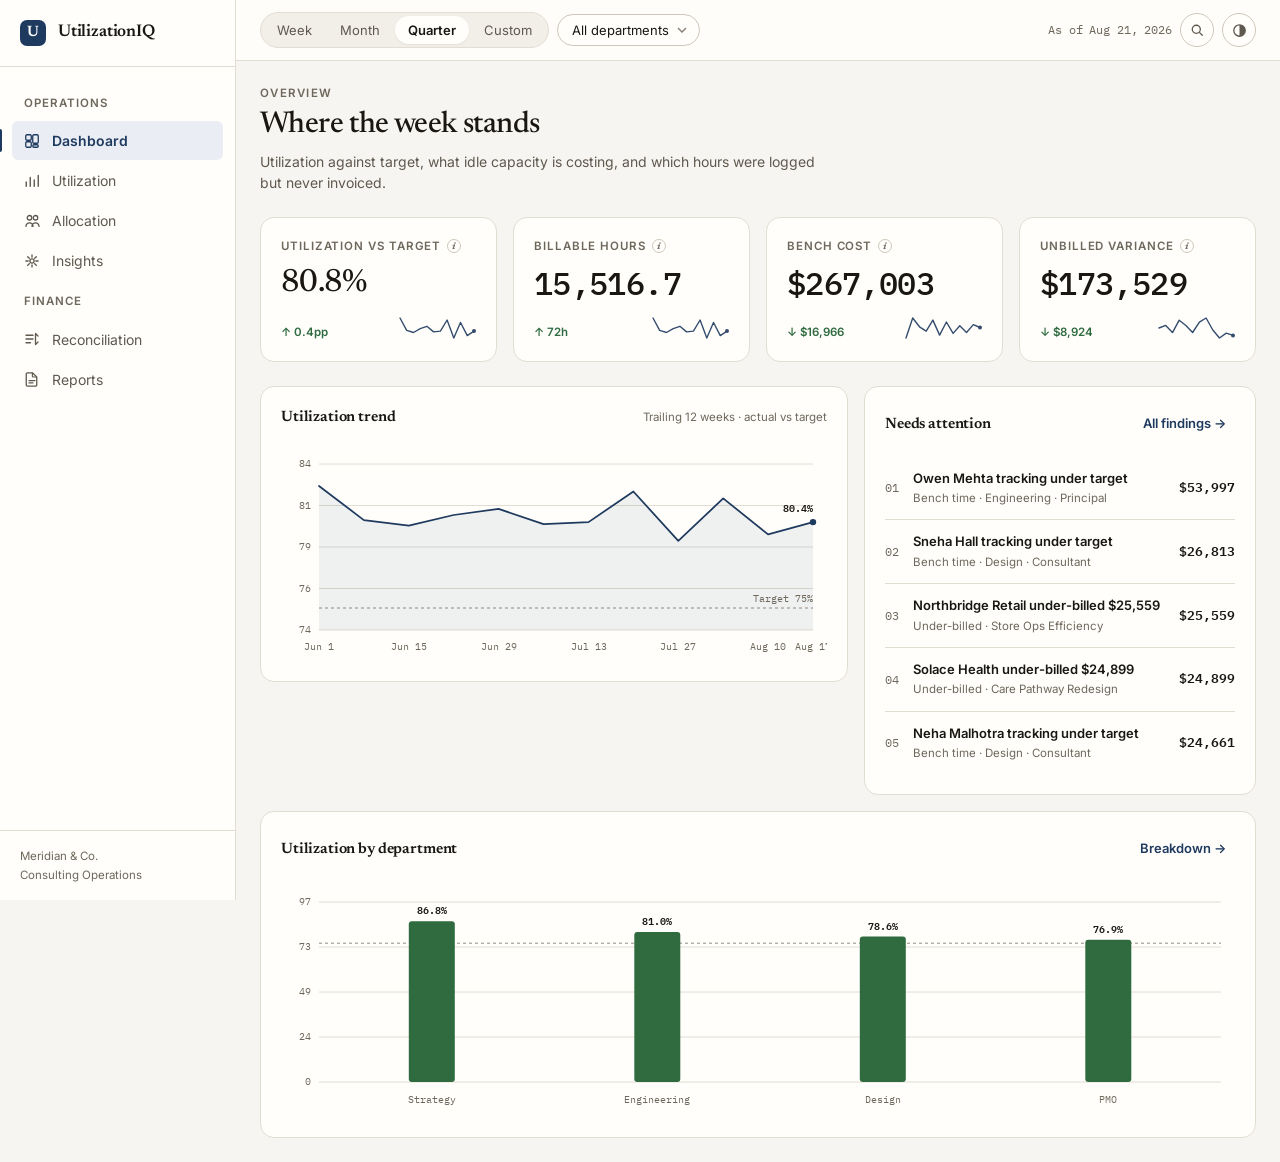
<file: web/index.html>
<!doctype html>
<html lang="en">
<head>
<meta charset="utf-8" />
<meta name="viewport" content="width=device-width, initial-scale=1" />
<title>Executive Overview · UtilizationIQ</title>
<meta name="description" content="Consulting operations dashboard: resource utilization, bench cost, allocation health, and billing reconciliation in one validated view." />
<meta name="color-scheme" content="light dark" />
<link rel="icon" href="data:image/svg+xml,%3Csvg xmlns='http://www.w3.org/2000/svg' viewBox='0 0 32 32'%3E%3Crect width='32' height='32' rx='7' fill='%231f3a5f'/%3E%3Ctext x='16' y='23' font-family='Georgia,serif' font-size='19' fill='%23fff' text-anchor='middle'%3EU%3C/text%3E%3C/svg%3E" />
<script>
  /* Set the theme before first paint so there is no flash of the wrong one. */
  (function () {
    try {
      var t = localStorage.getItem("iq.theme.v1");
      if (t === "light" || t === "dark") document.documentElement.setAttribute("data-theme", t);
    } catch (e) {}
  })();
</script>
<link rel="preconnect" href="https://fonts.googleapis.com" />
<link rel="preconnect" href="https://fonts.gstatic.com" crossorigin />
<link href="https://fonts.googleapis.com/css2?family=Inter:wght@400;500;600&family=Newsreader:opsz,wght@6..72,400;6..72,500;6..72,600&family=IBM+Plex+Mono:wght@400;500;600&display=swap" rel="stylesheet" />
<link rel="stylesheet" href="assets/css/styles.css?v=1a3f8248b9" />
</head>
<body>
<a class="skip-link" href="#main">Skip to content</a>
<div class="app">
  <aside id="nav"></aside>
  <div class="main">
    <header id="topbar"></header>
    <main class="content" id="main">
      <div class="page-head">
        <div>
          <div class="page-eyebrow">Overview</div>
          <h1 class="page-title">Where the week stands</h1>
          <p class="page-sub">Utilization against target, what idle capacity is costing, and which hours were logged but never invoiced.</p>
        </div>
      </div>

      <section class="kpi-row" id="kpis" aria-label="Key metrics">
        <div class="kpi"><div class="sk" style="height:78px"></div></div>
        <div class="kpi"><div class="sk" style="height:78px"></div></div>
        <div class="kpi"><div class="sk" style="height:78px"></div></div>
        <div class="kpi"><div class="sk" style="height:78px"></div></div>
      </section>

      <div class="grid-split">
        <section class="card">
          <div class="card__head">
            <h2 class="card__title">Utilization trend</h2>
            <span class="card__note">Trailing 12 weeks · actual vs target</span>
          </div>
          <div id="trend"><div class="sk" style="height:210px"></div></div>
        </section>

        <section class="card">
          <div class="card__head">
            <h2 class="card__title">Needs attention</h2>
            <a class="btn btn--text" href="insights.html">All findings →</a>
          </div>
          <ul class="attn" id="attn">
            <li><div class="sk" style="height:38px; width:100%"></div></li>
            <li><div class="sk" style="height:38px; width:100%"></div></li>
            <li><div class="sk" style="height:38px; width:100%"></div></li>
          </ul>
        </section>
      </div>

      <div style="height:16px"></div>

      <section class="card">
        <div class="card__head">
          <h2 class="card__title">Utilization by department</h2>
          <a class="btn btn--text" href="utilization.html">Breakdown →</a>
        </div>
        <div id="dept-chart"><div class="sk" style="height:230px"></div></div>
      </section>
    </main>
  </div>
</div>

<script src="assets/data/seed-data.js?v=2fee18a40a"></script>
<script src="assets/js/iq-data.js?v=be313db802"></script>
<script src="assets/js/iq-charts.js?v=32ebfcb5f8"></script>
<script src="assets/js/iq-table.js?v=6208e90405"></script>
<script src="assets/js/iq-findings.js?v=40341b7593"></script>
<script src="assets/js/iq-shell.js?v=d49e5a0b12"></script>
<script src="assets/js/page-overview.js?v=9c802be687"></script>
</body>
</html>
</file>
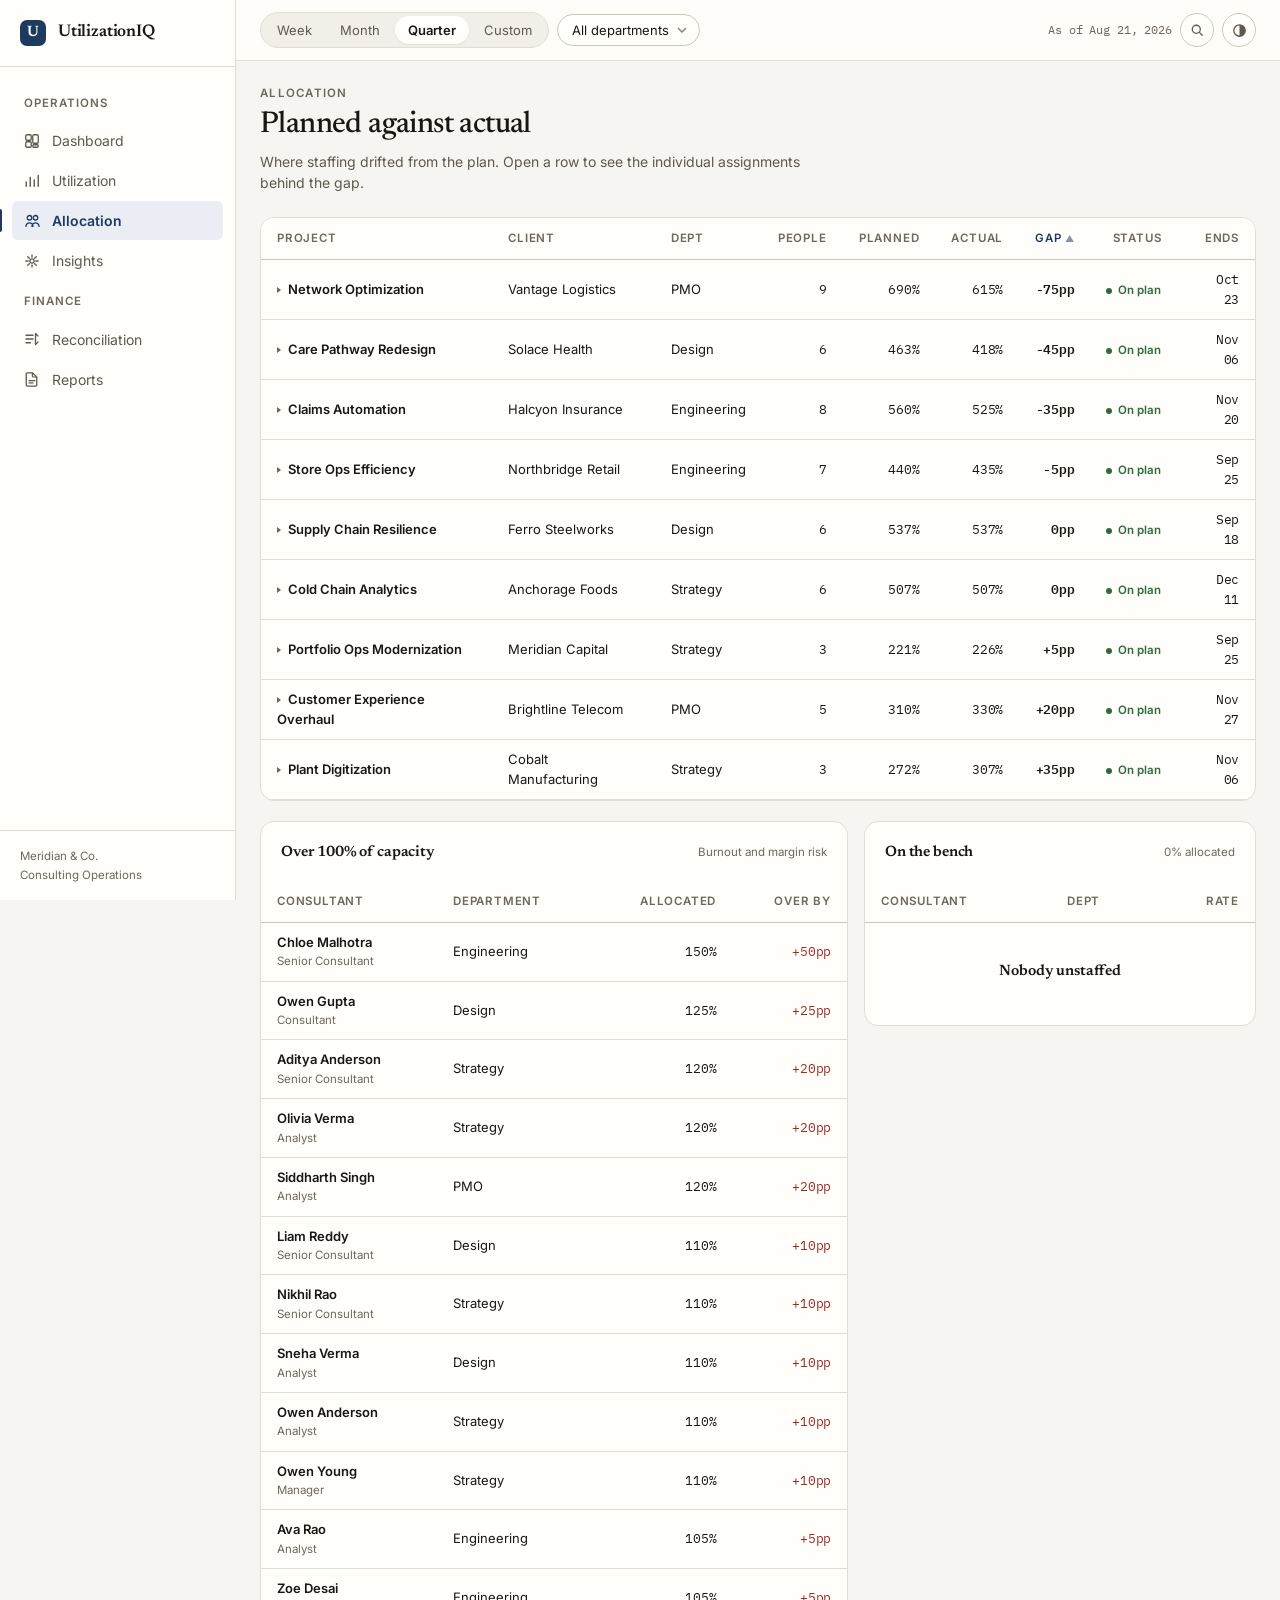
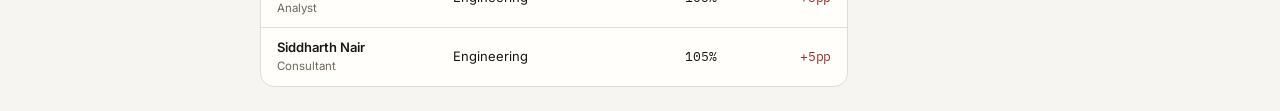
<file: web/allocation.html>
<!doctype html>
<html lang="en">
<head>
<meta charset="utf-8" />
<meta name="viewport" content="width=device-width, initial-scale=1" />
<title>Project Allocation · UtilizationIQ</title>
<meta name="description" content="Planned versus actual staffing per project, over-allocation flags, and who is on the bench." />
<meta name="color-scheme" content="light dark" />
<link rel="icon" href="data:image/svg+xml,%3Csvg xmlns='http://www.w3.org/2000/svg' viewBox='0 0 32 32'%3E%3Crect width='32' height='32' rx='7' fill='%231f3a5f'/%3E%3Ctext x='16' y='23' font-family='Georgia,serif' font-size='19' fill='%23fff' text-anchor='middle'%3EU%3C/text%3E%3C/svg%3E" />
<script>
  (function () {
    try {
      var t = localStorage.getItem("iq.theme.v1");
      if (t === "light" || t === "dark") document.documentElement.setAttribute("data-theme", t);
    } catch (e) {}
  })();
</script>
<link rel="preconnect" href="https://fonts.googleapis.com" />
<link rel="preconnect" href="https://fonts.gstatic.com" crossorigin />
<link href="https://fonts.googleapis.com/css2?family=Inter:wght@400;500;600&family=Newsreader:opsz,wght@6..72,400;6..72,500;6..72,600&family=IBM+Plex+Mono:wght@400;500;600&display=swap" rel="stylesheet" />
<link rel="stylesheet" href="assets/css/styles.css?v=1a3f8248b9" />
</head>
<body>
<a class="skip-link" href="#main">Skip to content</a>
<div class="app">
  <aside id="nav"></aside>
  <div class="main">
    <header id="topbar"></header>
    <main class="content" id="main">
      <div class="page-head">
        <div>
          <div class="page-eyebrow">Allocation</div>
          <h1 class="page-title">Planned against actual</h1>
          <p class="page-sub">Where staffing drifted from the plan. Open a row to see the individual assignments behind the gap.</p>
        </div>
      </div>

      <section class="card card--flush" style="margin-bottom:20px;">
        <div class="table-scroll">
          <table class="tbl" id="tbl">
            <thead>
              <tr>
                <th data-key="name" data-type="text">Project</th>
                <th data-key="client" data-type="text">Client</th>
                <th data-key="department" data-type="text">Dept</th>
                <th data-key="headcount" class="r">People</th>
                <th data-key="planned" class="r">Planned</th>
                <th data-key="actual" class="r">Actual</th>
                <th data-key="gap" class="r">Gap</th>
                <th data-key="statusRank" class="r">Status</th>
                <th data-key="end_date" data-type="text" class="r">Ends</th>
              </tr>
            </thead>
            <tbody id="tbody">
              <tr><td colspan="9"><div class="sk" style="height:240px"></div></td></tr>
            </tbody>
          </table>
        </div>
      </section>

      <div class="grid-split">
        <section class="card card--flush">
          <div class="card__head">
            <h2 class="card__title">Over 100% of capacity</h2>
            <span class="card__note">Burnout and margin risk</span>
          </div>
          <div class="table-scroll">
            <table class="tbl">
              <thead><tr><th>Consultant</th><th>Department</th><th class="r">Allocated</th><th class="r">Over by</th></tr></thead>
              <tbody id="over-tbody"></tbody>
            </table>
          </div>
        </section>

        <section class="card card--flush">
          <div class="card__head">
            <h2 class="card__title">On the bench</h2>
            <span class="card__note">0% allocated</span>
          </div>
          <div class="table-scroll">
            <table class="tbl">
              <thead><tr><th>Consultant</th><th>Dept</th><th class="r">Rate</th></tr></thead>
              <tbody id="bench-tbody"></tbody>
            </table>
          </div>
        </section>
      </div>
    </main>
  </div>
</div>

<script src="assets/data/seed-data.js?v=2fee18a40a"></script>
<script src="assets/js/iq-data.js?v=be313db802"></script>
<script src="assets/js/iq-charts.js?v=32ebfcb5f8"></script>
<script src="assets/js/iq-table.js?v=6208e90405"></script>
<script src="assets/js/iq-findings.js?v=40341b7593"></script>
<script src="assets/js/iq-shell.js?v=d49e5a0b12"></script>
<script src="assets/js/page-allocation.js?v=503c13b938"></script>
</body>
</html>
</file>
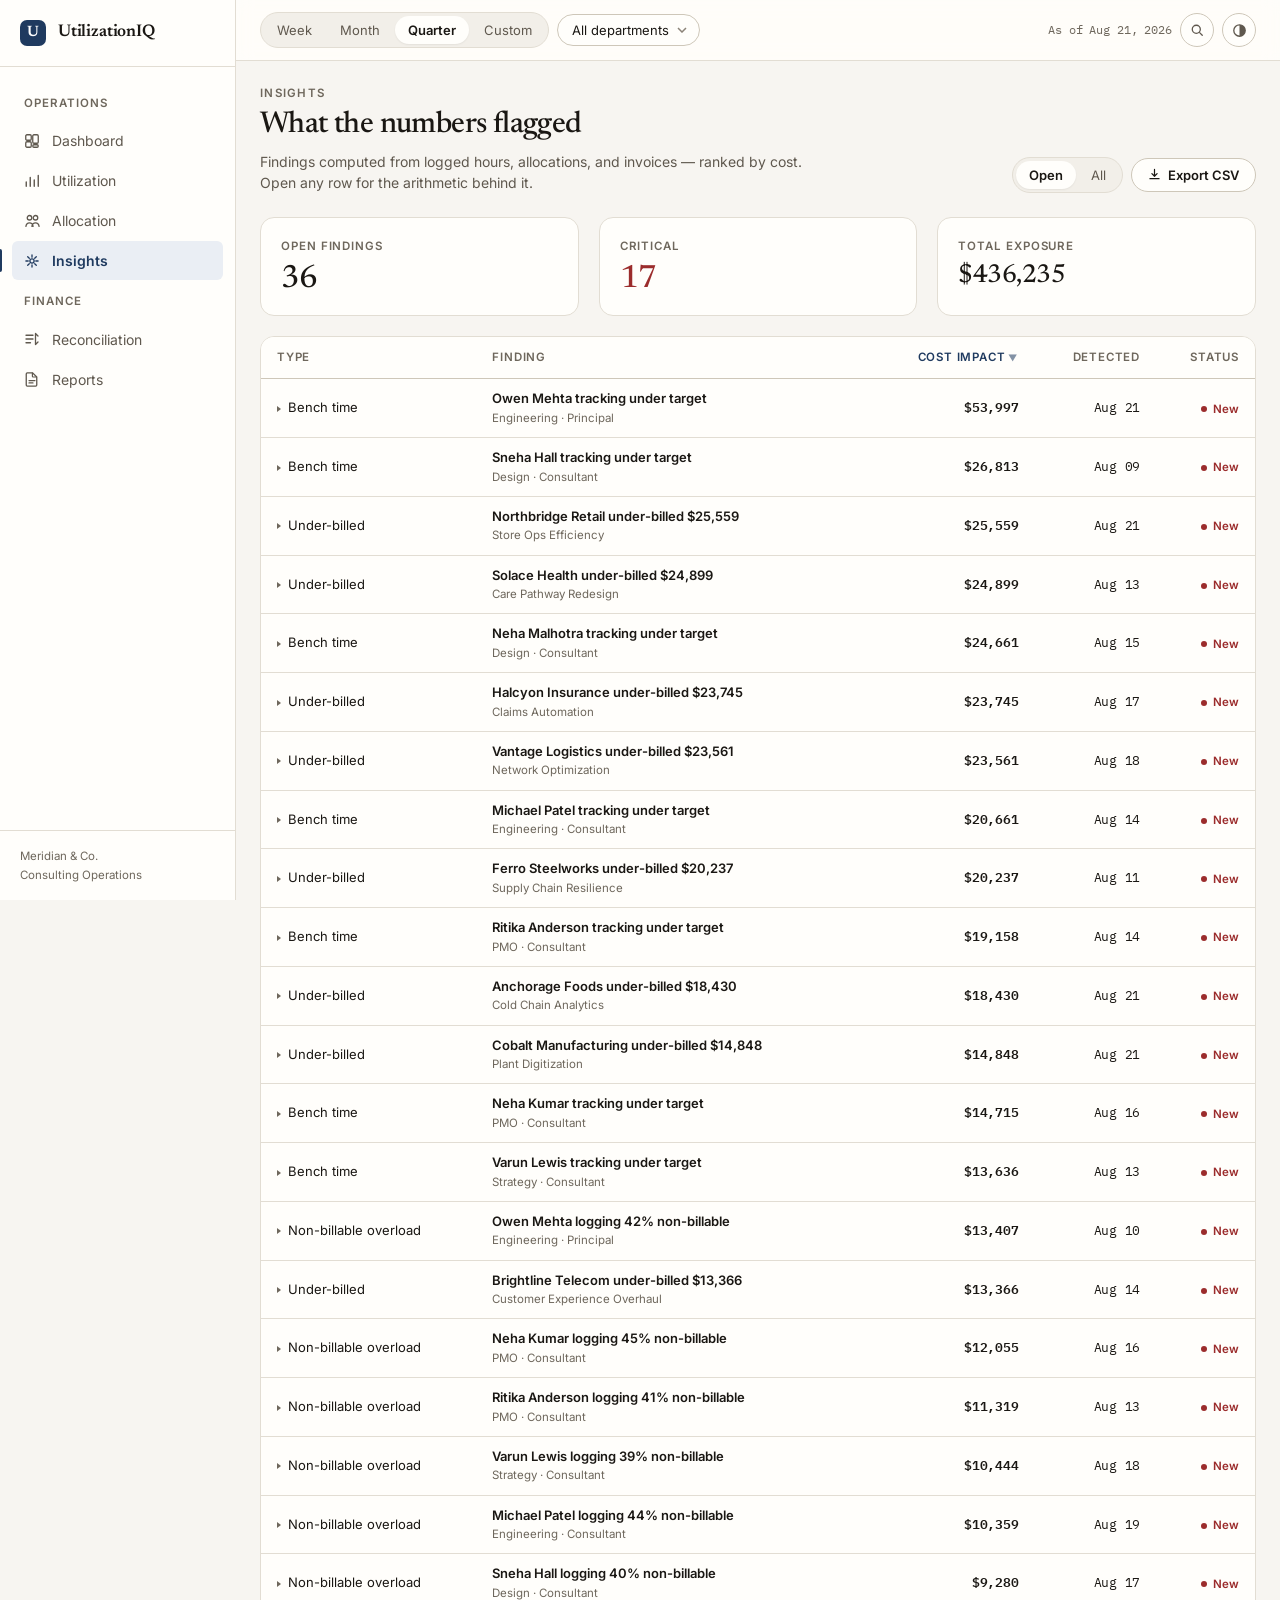
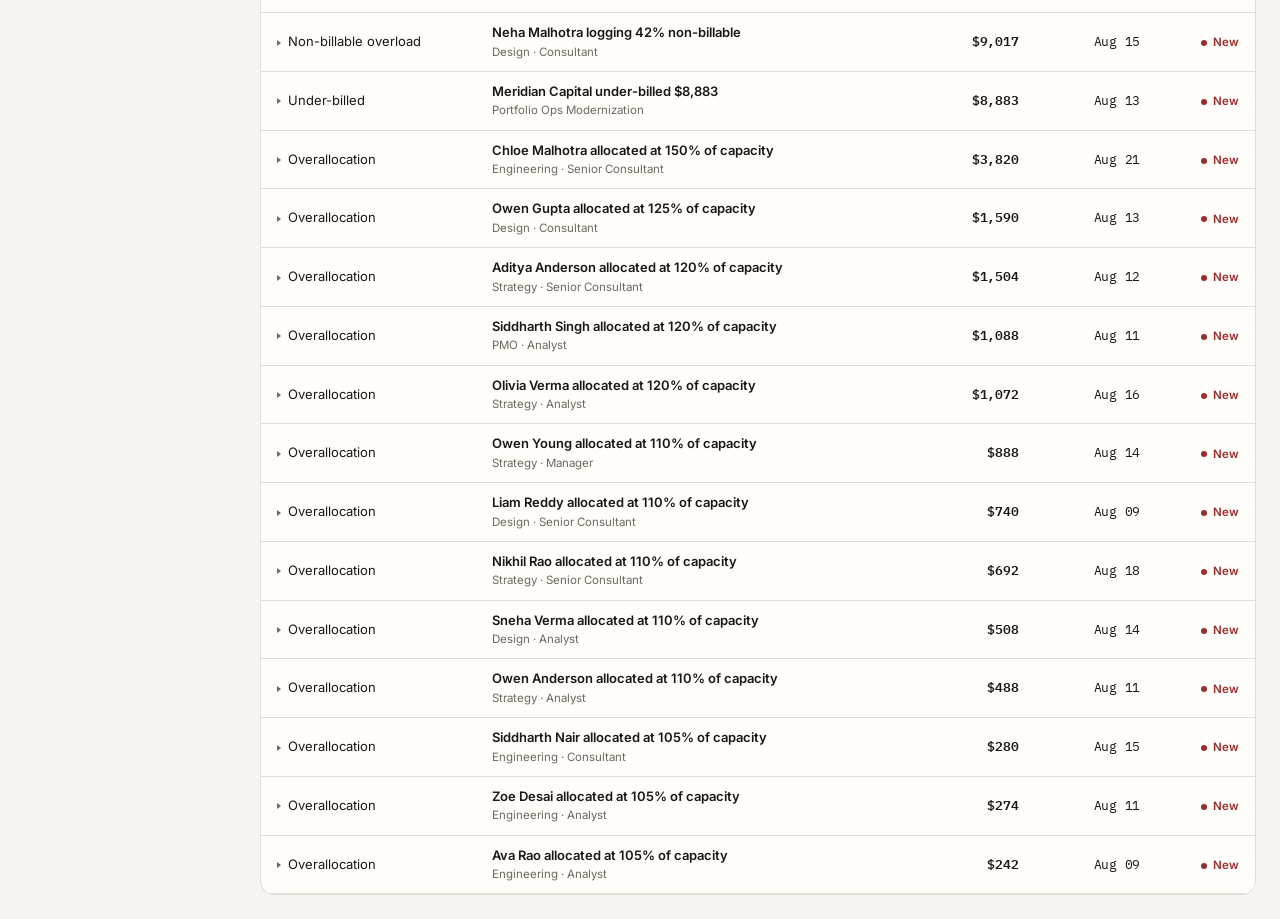
<file: web/insights.html>
<!doctype html>
<html lang="en">
<head>
<meta charset="utf-8" />
<meta name="viewport" content="width=device-width, initial-scale=1" />
<title>Inefficiency Insights · UtilizationIQ</title>
<meta name="description" content="Computed operational findings ranked by cost impact, each showing the evidence that triggered it." />
<meta name="color-scheme" content="light dark" />
<link rel="icon" href="data:image/svg+xml,%3Csvg xmlns='http://www.w3.org/2000/svg' viewBox='0 0 32 32'%3E%3Crect width='32' height='32' rx='7' fill='%231f3a5f'/%3E%3Ctext x='16' y='23' font-family='Georgia,serif' font-size='19' fill='%23fff' text-anchor='middle'%3EU%3C/text%3E%3C/svg%3E" />
<script>
  (function () {
    try {
      var t = localStorage.getItem("iq.theme.v1");
      if (t === "light" || t === "dark") document.documentElement.setAttribute("data-theme", t);
    } catch (e) {}
  })();
</script>
<link rel="preconnect" href="https://fonts.googleapis.com" />
<link rel="preconnect" href="https://fonts.gstatic.com" crossorigin />
<link href="https://fonts.googleapis.com/css2?family=Inter:wght@400;500;600&family=Newsreader:opsz,wght@6..72,400;6..72,500;6..72,600&family=IBM+Plex+Mono:wght@400;500;600&display=swap" rel="stylesheet" />
<link rel="stylesheet" href="assets/css/styles.css?v=1a3f8248b9" />
</head>
<body>
<a class="skip-link" href="#main">Skip to content</a>
<div class="app">
  <aside id="nav"></aside>
  <div class="main">
    <header id="topbar"></header>
    <main class="content" id="main">
      <div class="page-head">
        <div>
          <div class="page-eyebrow">Insights</div>
          <h1 class="page-title">What the numbers flagged</h1>
          <p class="page-sub">Findings computed from logged hours, allocations, and invoices — ranked by cost. Open any row for the arithmetic behind it.</p>
        </div>
        <div class="topbar__group">
          <div class="seg" id="filter-toggle" role="group" aria-label="Filter findings by status">
            <button type="button" data-filter="open" class="is-active">Open</button>
            <button type="button" data-filter="all">All</button>
          </div>
          <button class="btn btn--ghost" id="export">
            <svg width="13" height="13" viewBox="0 0 16 16" fill="none" aria-hidden="true"><path d="M8 1.8v8.4M4.8 7l3.2 3.2L11.2 7M2.4 13.2h11.2" stroke="currentColor" stroke-width="1.5" stroke-linecap="round" stroke-linejoin="round"/></svg>
            Export CSV
          </button>
        </div>
      </div>

      <section class="grid-thirds" id="summary" style="margin-bottom:20px;">
        <div class="card"><div class="sk" style="height:56px"></div></div>
        <div class="card"><div class="sk" style="height:56px"></div></div>
        <div class="card"><div class="sk" style="height:56px"></div></div>
      </section>

      <section class="card card--flush">
        <div class="table-scroll">
          <table class="tbl" id="tbl">
            <thead>
              <tr>
                <th data-key="type" data-type="text">Type</th>
                <th data-key="title" data-type="text">Finding</th>
                <th data-key="costImpact" class="r">Cost impact</th>
                <th data-key="detectedDate" data-type="text" class="r">Detected</th>
                <th data-key="statusOrder" class="r">Status</th>
              </tr>
            </thead>
            <tbody id="tbody">
              <tr><td colspan="5"><div class="sk" style="height:300px"></div></td></tr>
            </tbody>
          </table>
        </div>
      </section>
    </main>
  </div>
</div>

<script src="assets/data/seed-data.js?v=2fee18a40a"></script>
<script src="assets/js/iq-data.js?v=be313db802"></script>
<script src="assets/js/iq-charts.js?v=32ebfcb5f8"></script>
<script src="assets/js/iq-table.js?v=6208e90405"></script>
<script src="assets/js/iq-findings.js?v=40341b7593"></script>
<script src="assets/js/iq-shell.js?v=d49e5a0b12"></script>
<script src="assets/js/page-insights.js?v=0adf3aba2e"></script>
</body>
</html>
</file>
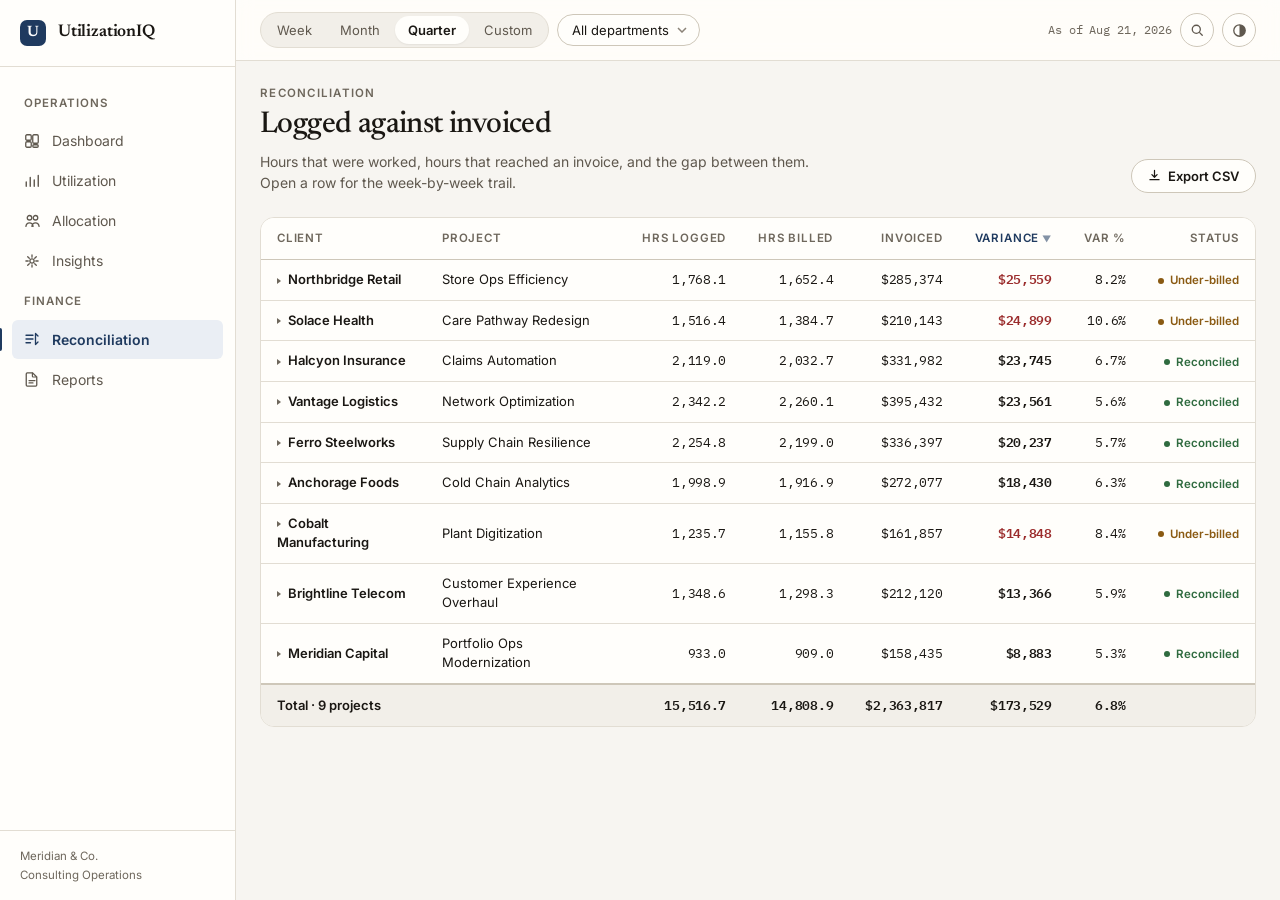
<file: web/reconciliation.html>
<!doctype html>
<html lang="en">
<head>
<meta charset="utf-8" />
<meta name="viewport" content="width=device-width, initial-scale=1" />
<title>Billing Reconciliation · UtilizationIQ</title>
<meta name="description" content="Hours logged versus hours billed versus amount invoiced, per client and project, with weekly drill-down." />
<meta name="color-scheme" content="light dark" />
<link rel="icon" href="data:image/svg+xml,%3Csvg xmlns='http://www.w3.org/2000/svg' viewBox='0 0 32 32'%3E%3Crect width='32' height='32' rx='7' fill='%231f3a5f'/%3E%3Ctext x='16' y='23' font-family='Georgia,serif' font-size='19' fill='%23fff' text-anchor='middle'%3EU%3C/text%3E%3C/svg%3E" />
<script>
  (function () {
    try {
      var t = localStorage.getItem("iq.theme.v1");
      if (t === "light" || t === "dark") document.documentElement.setAttribute("data-theme", t);
    } catch (e) {}
  })();
</script>
<link rel="preconnect" href="https://fonts.googleapis.com" />
<link rel="preconnect" href="https://fonts.gstatic.com" crossorigin />
<link href="https://fonts.googleapis.com/css2?family=Inter:wght@400;500;600&family=Newsreader:opsz,wght@6..72,400;6..72,500;6..72,600&family=IBM+Plex+Mono:wght@400;500;600&display=swap" rel="stylesheet" />
<link rel="stylesheet" href="assets/css/styles.css?v=1a3f8248b9" />
</head>
<body>
<a class="skip-link" href="#main">Skip to content</a>
<div class="app">
  <aside id="nav"></aside>
  <div class="main">
    <header id="topbar"></header>
    <main class="content" id="main">
      <div class="page-head">
        <div>
          <div class="page-eyebrow">Reconciliation</div>
          <h1 class="page-title">Logged against invoiced</h1>
          <p class="page-sub">Hours that were worked, hours that reached an invoice, and the gap between them. Open a row for the week-by-week trail.</p>
        </div>
        <button class="btn btn--ghost" id="export">
          <svg width="13" height="13" viewBox="0 0 16 16" fill="none" aria-hidden="true"><path d="M8 1.8v8.4M4.8 7l3.2 3.2L11.2 7M2.4 13.2h11.2" stroke="currentColor" stroke-width="1.5" stroke-linecap="round" stroke-linejoin="round"/></svg>
          Export CSV
        </button>
      </div>

      <section class="card card--flush">
        <div class="table-scroll">
          <table class="tbl" id="tbl">
            <thead>
              <tr>
                <th data-key="client" data-type="text">Client</th>
                <th data-key="project" data-type="text">Project</th>
                <th data-key="loggedHours" class="r">Hrs logged</th>
                <th data-key="invoicedHours" class="r">Hrs billed</th>
                <th data-key="invoicedAmount" class="r">Invoiced</th>
                <th data-key="variance" class="r">Variance</th>
                <th data-key="variancePct" class="r">Var %</th>
                <th data-key="statusRank" class="r">Status</th>
              </tr>
            </thead>
            <tbody id="tbody">
              <tr><td colspan="8"><div class="sk" style="height:300px"></div></td></tr>
            </tbody>
            <tfoot id="tfoot"></tfoot>
          </table>
        </div>
      </section>
    </main>
  </div>
</div>

<script src="assets/data/seed-data.js?v=2fee18a40a"></script>
<script src="assets/js/iq-data.js?v=be313db802"></script>
<script src="assets/js/iq-charts.js?v=32ebfcb5f8"></script>
<script src="assets/js/iq-table.js?v=6208e90405"></script>
<script src="assets/js/iq-findings.js?v=40341b7593"></script>
<script src="assets/js/iq-shell.js?v=d49e5a0b12"></script>
<script src="assets/js/page-reconciliation.js?v=f8048259af"></script>
</body>
</html>
</file>
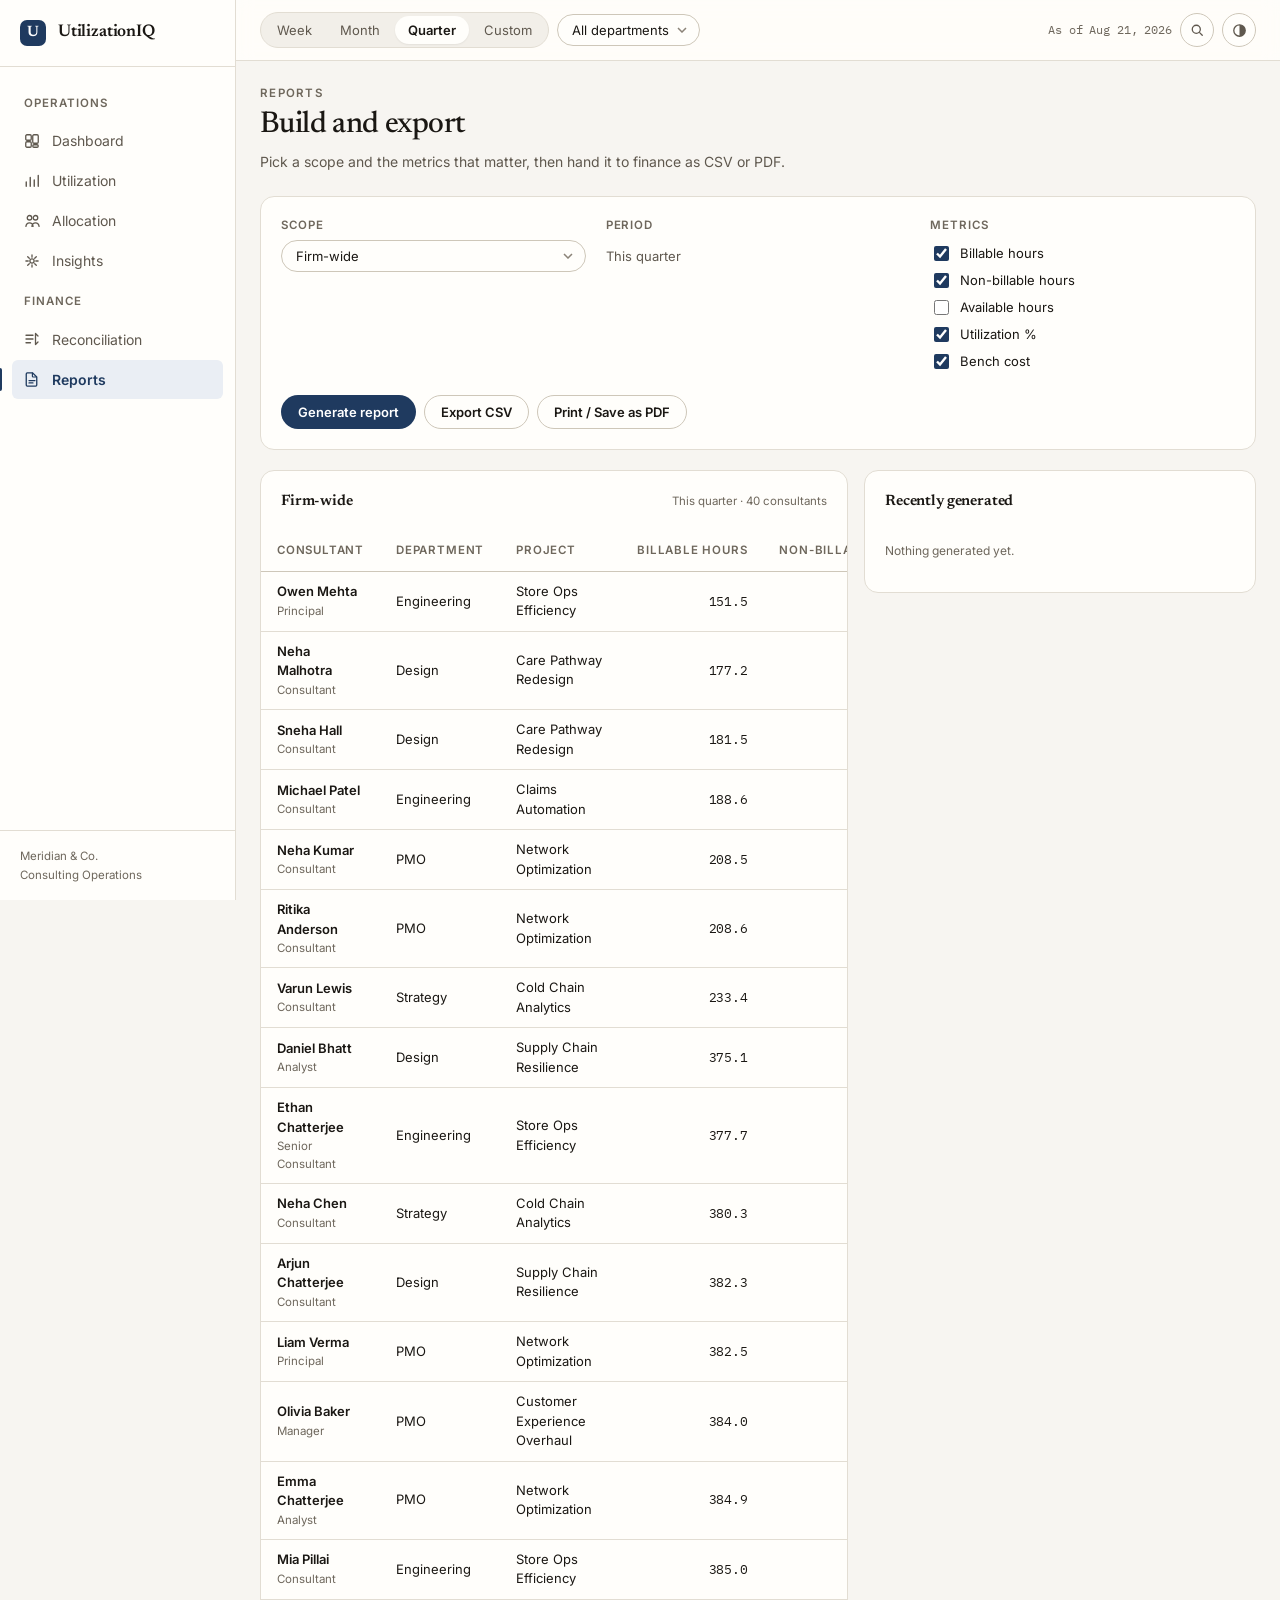
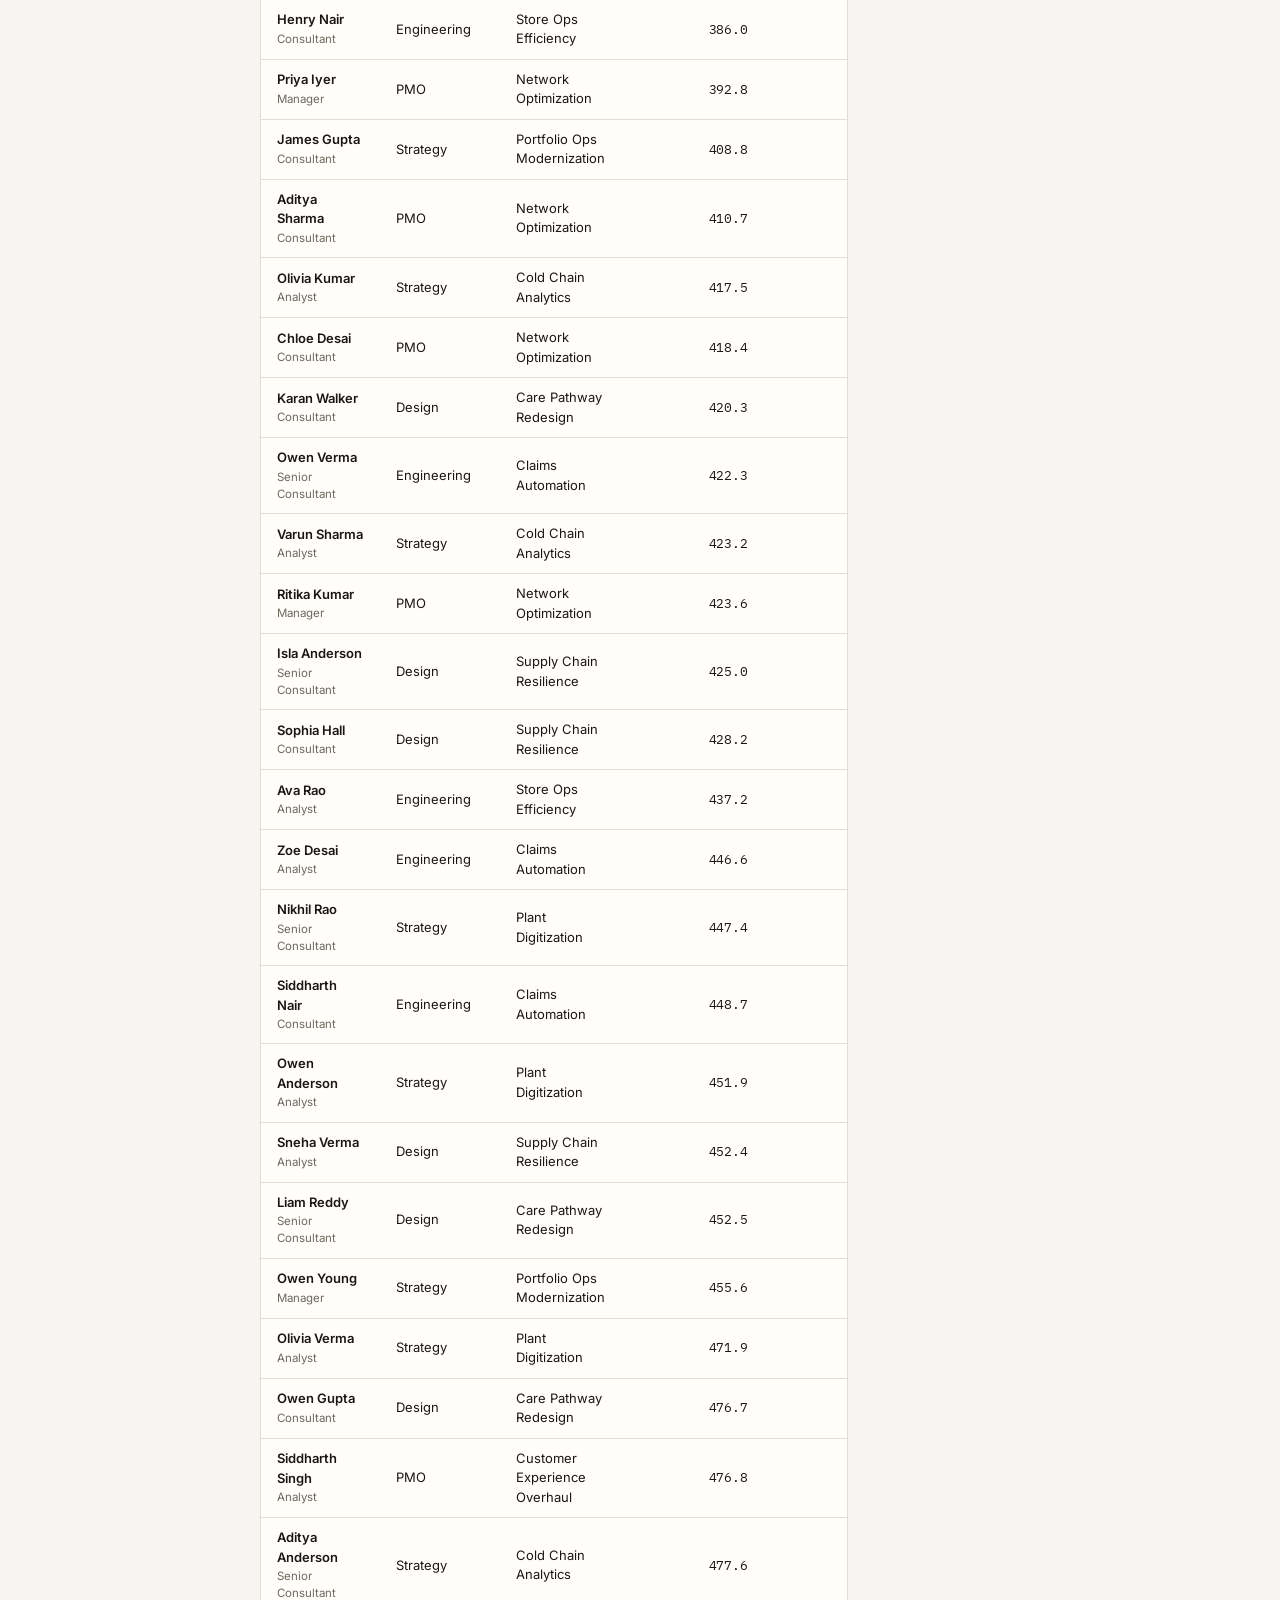
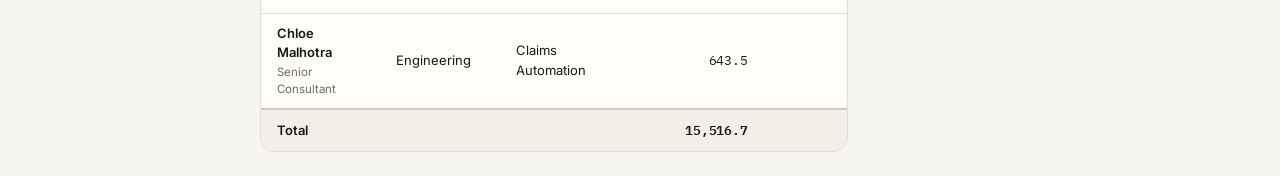
<file: web/reports.html>
<!doctype html>
<html lang="en">
<head>
<meta charset="utf-8" />
<meta name="viewport" content="width=device-width, initial-scale=1" />
<title>Reports &amp; Export · UtilizationIQ</title>
<meta name="description" content="Build a scoped utilization report, preview it, and export to CSV or PDF." />
<meta name="color-scheme" content="light dark" />
<link rel="icon" href="data:image/svg+xml,%3Csvg xmlns='http://www.w3.org/2000/svg' viewBox='0 0 32 32'%3E%3Crect width='32' height='32' rx='7' fill='%231f3a5f'/%3E%3Ctext x='16' y='23' font-family='Georgia,serif' font-size='19' fill='%23fff' text-anchor='middle'%3EU%3C/text%3E%3C/svg%3E" />
<script>
  (function () {
    try {
      var t = localStorage.getItem("iq.theme.v1");
      if (t === "light" || t === "dark") document.documentElement.setAttribute("data-theme", t);
    } catch (e) {}
  })();
</script>
<link rel="preconnect" href="https://fonts.googleapis.com" />
<link rel="preconnect" href="https://fonts.gstatic.com" crossorigin />
<link href="https://fonts.googleapis.com/css2?family=Inter:wght@400;500;600&family=Newsreader:opsz,wght@6..72,400;6..72,500;6..72,600&family=IBM+Plex+Mono:wght@400;500;600&display=swap" rel="stylesheet" />
<link rel="stylesheet" href="assets/css/styles.css?v=1a3f8248b9" />
</head>
<body>
<a class="skip-link" href="#main">Skip to content</a>
<div class="app">
  <aside id="nav"></aside>
  <div class="main">
    <header id="topbar"></header>
    <main class="content" id="main">
      <div class="page-head">
        <div>
          <div class="page-eyebrow">Reports</div>
          <h1 class="page-title">Build and export</h1>
          <p class="page-sub">Pick a scope and the metrics that matter, then hand it to finance as CSV or PDF.</p>
        </div>
      </div>

      <section class="card no-print" id="builder" style="margin-bottom:20px;">
        <div class="grid-thirds">
          <div class="field">
            <label for="scope">Scope</label>
            <select class="select" id="scope"></select>
          </div>
          <div class="field">
            <label>Period</label>
            <div class="field__static" id="period-readout">—</div>
          </div>
          <div class="field">
            <label>Metrics</label>
            <div id="metrics"></div>
          </div>
        </div>
        <div class="btn-row">
          <button class="btn btn--primary" id="generate">Generate report</button>
          <button class="btn btn--ghost" id="csv">Export CSV</button>
          <button class="btn btn--ghost" id="pdf">Print / Save as PDF</button>
        </div>
      </section>

      <div class="grid-split">
        <section class="card card--flush">
          <div class="card__head">
            <h2 class="card__title" id="preview-title">Preview</h2>
            <span class="card__note" id="preview-note"></span>
          </div>
          <div class="table-scroll">
            <table class="tbl" id="tbl">
              <thead><tr id="thead-row"></tr></thead>
              <tbody id="tbody"></tbody>
              <tfoot id="tfoot"></tfoot>
            </table>
          </div>
        </section>

        <section class="card no-print">
          <div class="card__head">
            <h2 class="card__title">Recently generated</h2>
          </div>
          <ul class="attn" id="recent"></ul>
        </section>
      </div>
    </main>
  </div>
</div>

<script src="assets/data/seed-data.js?v=2fee18a40a"></script>
<script src="assets/js/iq-data.js?v=be313db802"></script>
<script src="assets/js/iq-charts.js?v=32ebfcb5f8"></script>
<script src="assets/js/iq-table.js?v=6208e90405"></script>
<script src="assets/js/iq-findings.js?v=40341b7593"></script>
<script src="assets/js/iq-shell.js?v=d49e5a0b12"></script>
<script src="assets/js/page-reports.js?v=3384fdb6f6"></script>
</body>
</html>
</file>
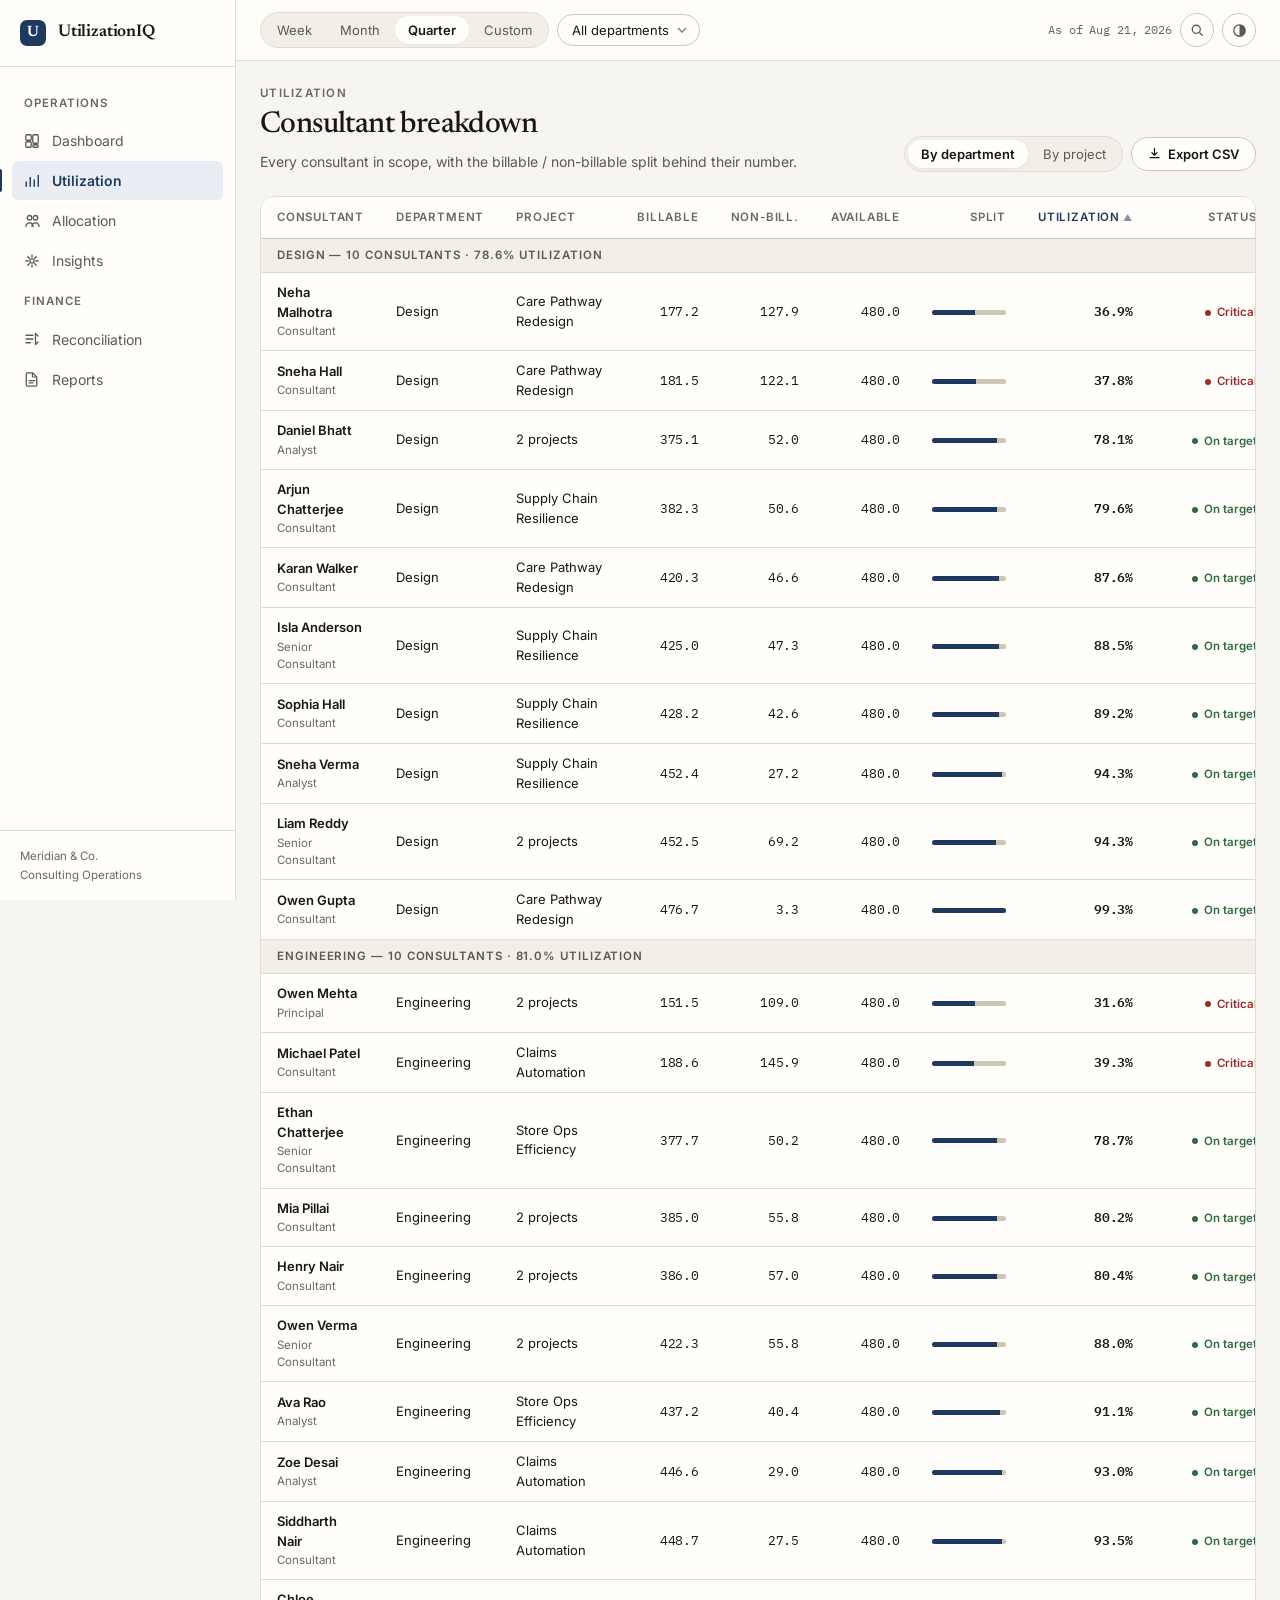
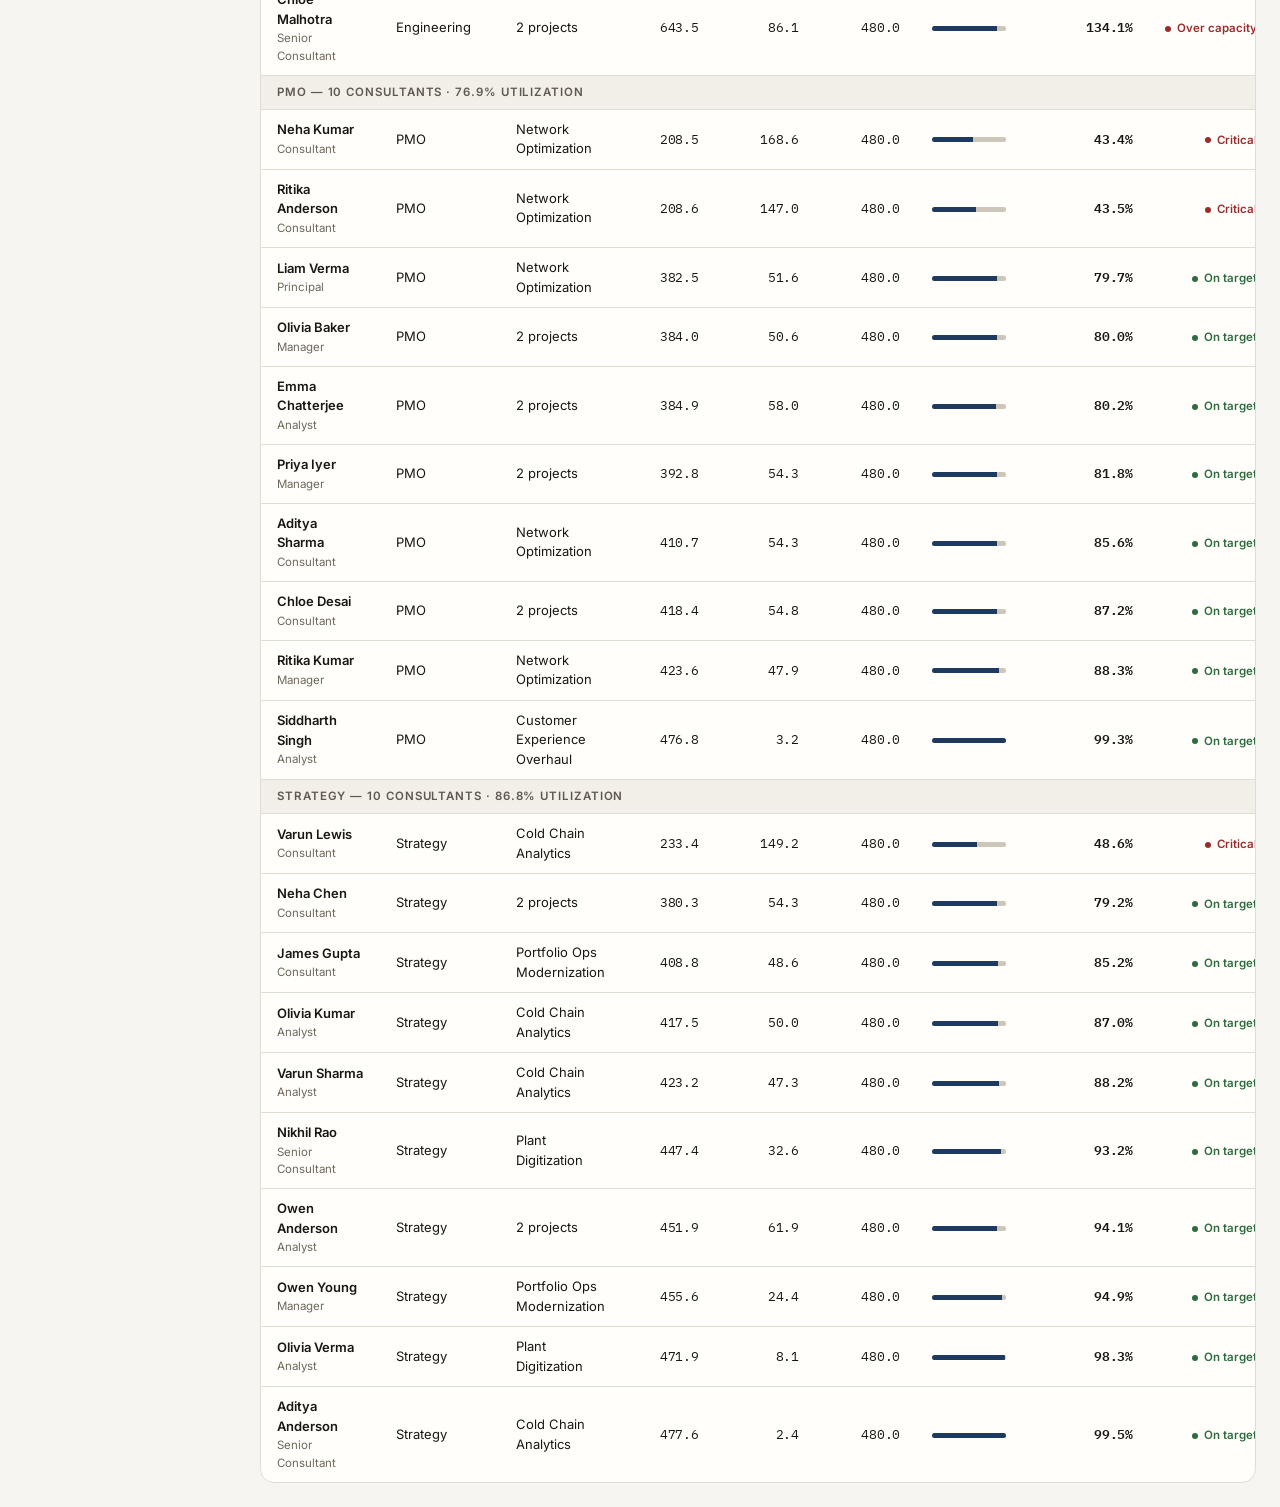
<file: web/utilization.html>
<!doctype html>
<html lang="en">
<head>
<meta charset="utf-8" />
<meta name="viewport" content="width=device-width, initial-scale=1" />
<title>Utilization Breakdown · UtilizationIQ</title>
<meta name="description" content="Per-consultant billable vs non-billable split and utilization against target." />
<meta name="color-scheme" content="light dark" />
<link rel="icon" href="data:image/svg+xml,%3Csvg xmlns='http://www.w3.org/2000/svg' viewBox='0 0 32 32'%3E%3Crect width='32' height='32' rx='7' fill='%231f3a5f'/%3E%3Ctext x='16' y='23' font-family='Georgia,serif' font-size='19' fill='%23fff' text-anchor='middle'%3EU%3C/text%3E%3C/svg%3E" />
<script>
  (function () {
    try {
      var t = localStorage.getItem("iq.theme.v1");
      if (t === "light" || t === "dark") document.documentElement.setAttribute("data-theme", t);
    } catch (e) {}
  })();
</script>
<link rel="preconnect" href="https://fonts.googleapis.com" />
<link rel="preconnect" href="https://fonts.gstatic.com" crossorigin />
<link href="https://fonts.googleapis.com/css2?family=Inter:wght@400;500;600&family=Newsreader:opsz,wght@6..72,400;6..72,500;6..72,600&family=IBM+Plex+Mono:wght@400;500;600&display=swap" rel="stylesheet" />
<link rel="stylesheet" href="assets/css/styles.css?v=1a3f8248b9" />
</head>
<body>
<a class="skip-link" href="#main">Skip to content</a>
<div class="app">
  <aside id="nav"></aside>
  <div class="main">
    <header id="topbar"></header>
    <main class="content" id="main">
      <div class="page-head">
        <div>
          <div class="page-eyebrow">Utilization</div>
          <h1 class="page-title">Consultant breakdown</h1>
          <p class="page-sub">Every consultant in scope, with the billable / non-billable split behind their number.</p>
        </div>
        <div class="topbar__group">
          <div class="seg" id="group-toggle" role="group" aria-label="Group rows by">
            <button type="button" data-group="department" class="is-active">By department</button>
            <button type="button" data-group="project">By project</button>
          </div>
          <button class="btn btn--ghost" id="export">
            <svg width="13" height="13" viewBox="0 0 16 16" fill="none" aria-hidden="true"><path d="M8 1.8v8.4M4.8 7l3.2 3.2L11.2 7M2.4 13.2h11.2" stroke="currentColor" stroke-width="1.5" stroke-linecap="round" stroke-linejoin="round"/></svg>
            Export CSV
          </button>
        </div>
      </div>

      <section class="card card--flush">
        <div class="table-scroll">
          <table class="tbl" id="tbl">
            <thead>
              <tr>
                <th data-key="name" data-type="text">Consultant</th>
                <th data-key="department" data-type="text">Department</th>
                <th data-key="projectLabel" data-type="text">Project</th>
                <th data-key="billable" class="r">Billable</th>
                <th data-key="non_billable" class="r">Non-bill.</th>
                <th data-key="available" class="r">Available</th>
                <th class="r">Split</th>
                <th data-key="utilization_pct" class="r">Utilization</th>
                <th data-key="statusRank" class="r">Status</th>
              </tr>
            </thead>
            <tbody id="tbody">
              <tr><td colspan="9"><div class="sk" style="height:280px"></div></td></tr>
            </tbody>
          </table>
        </div>
      </section>
    </main>
  </div>
</div>

<script src="assets/data/seed-data.js?v=2fee18a40a"></script>
<script src="assets/js/iq-data.js?v=be313db802"></script>
<script src="assets/js/iq-charts.js?v=32ebfcb5f8"></script>
<script src="assets/js/iq-table.js?v=6208e90405"></script>
<script src="assets/js/iq-findings.js?v=40341b7593"></script>
<script src="assets/js/iq-shell.js?v=d49e5a0b12"></script>
<script src="assets/js/page-utilization.js?v=49d1ab2189"></script>
</body>
</html>
</file>
<file: web/assets/css/styles.css>
/* ============================================================================
   UtilizationIQ design system

   Direction: "the ledger" - an editorial financial instrument, not a SaaS
   landing page. Three deliberate typographic voices:
     - Newsreader (serif) ....... page titles + headline figures. Gives the
                                  numbers authority; almost nothing else in
                                  the dashboard category does this.
     - Inter .................... interface text, labels, controls.
     - IBM Plex Mono ............ every numeric cell in every table, so
                                  columns align optically like a ledger.

   Palette is warm-neutral on purpose (bone/paper in light, warm charcoal in
   dark) rather than the usual cold grays, with a desaturated ink-navy accent.
   Green/amber/red are reserved exclusively for data status - never chrome.
   ========================================================================= */

/* ------------------------------------------------------------ tokens: light */

:root {
  color-scheme: light;

  --paper:            #f7f5f1;
  --surface:          #fffefb;
  --surface-sunken:   #f2efe9;
  --surface-hover:    #f4f1ec;

  --line:             #e2ddd3;
  --line-strong:      #cec7b9;

  --ink:              #1a1713;
  --ink-secondary:    #5f584e;
  --ink-tertiary:     #6e675c;

  --accent:           #1f3a5f;
  --accent-hover:     #16293f;
  --accent-contrast:  #ffffff;
  --accent-wash:      #eaeef4;
  --accent-line:      #c2cddc;

  --good:             #2f6b3f;
  --good-wash:        #e8f0e9;
  --warn:             #8a5a12;
  --warn-wash:        #f6efe1;
  --bad:              #9b2c2c;
  --bad-wash:         #f7e9e8;

  --focus:            #1f3a5f;

  --shadow-pop: 0 8px 28px -8px rgba(26, 23, 19, 0.18), 0 2px 6px -2px rgba(26, 23, 19, 0.1);

  /* type */
  --font-ui: "Inter", -apple-system, BlinkMacSystemFont, "Segoe UI", sans-serif;
  --font-display: "Newsreader", "Iowan Old Style", Georgia, serif;
  --font-mono: "IBM Plex Mono", ui-monospace, "SF Mono", Menlo, monospace;

  --t-display: 30px;
  --t-title: 21px;
  --t-section: 15px;
  --t-body: 14px;
  --t-cell: 13px;
  --t-micro: 11.5px;

  /* space - 8px grid */
  --s1: 4px;
  --s2: 8px;
  --s3: 12px;
  --s4: 16px;
  --s5: 20px;
  --s6: 24px;
  --s7: 32px;
  --s8: 48px;

  --r-sm: 6px;
  --r-md: 10px;
  --r-lg: 14px;
  --r-pill: 999px;

  --nav-w: 236px;
  --topbar-h: 60px;
}

/* ------------------------------------------------------------- tokens: dark */

:root[data-theme="dark"] {
  color-scheme: dark;

  --paper:            #14120f;
  --surface:          #1b1815;
  --surface-sunken:   #100e0c;
  --surface-hover:    #232019;

  --line:             #2f2b25;
  --line-strong:      #443e35;

  --ink:              #f2ede4;
  --ink-secondary:    #a89f92;
  --ink-tertiary:     #9a9184;

  --accent:           #9db8dc;
  --accent-hover:     #b9cce7;
  --accent-contrast:  #14120f;
  --accent-wash:      #1e2733;
  --accent-line:      #33455c;

  --good:             #7fbf8c;
  --good-wash:        #1a2a1e;
  --warn:             #d9a441;
  --warn-wash:        #2c2314;
  --bad:              #e08585;
  --bad-wash:         #2e1a1a;

  --focus:            #9db8dc;

  --shadow-pop: 0 10px 34px -10px rgba(0, 0, 0, 0.7), 0 2px 8px -2px rgba(0, 0, 0, 0.5);
}

@media (prefers-color-scheme: dark) {
  :root:not([data-theme="light"]) {
    color-scheme: dark;

    --paper:            #14120f;
    --surface:          #1b1815;
    --surface-sunken:   #100e0c;
    --surface-hover:    #232019;

    --line:             #2f2b25;
    --line-strong:      #443e35;

    --ink:              #f2ede4;
    --ink-secondary:    #a89f92;
    --ink-tertiary:     #9a9184;

    --accent:           #9db8dc;
    --accent-hover:     #b9cce7;
    --accent-contrast:  #14120f;
    --accent-wash:      #1e2733;
    --accent-line:      #33455c;

    --good:             #7fbf8c;
    --good-wash:        #1a2a1e;
    --warn:             #d9a441;
    --warn-wash:        #2c2314;
    --bad:              #e08585;
    --bad-wash:         #2e1a1a;

    --focus:            #9db8dc;

    --shadow-pop: 0 10px 34px -10px rgba(0, 0, 0, 0.7), 0 2px 8px -2px rgba(0, 0, 0, 0.5);
  }
}

/* ----------------------------------------------------------------- reset */

*, *::before, *::after { box-sizing: border-box; }

html, body { margin: 0; padding: 0; }

body {
  font-family: var(--font-ui);
  font-size: var(--t-body);
  line-height: 1.5;
  color: var(--ink);
  background: var(--paper);
  -webkit-font-smoothing: antialiased;
  text-rendering: optimizeLegibility;
}

a { color: inherit; text-decoration: none; }

:focus-visible {
  outline: 2px solid var(--focus);
  outline-offset: 2px;
  border-radius: 3px;
}

.num {
  font-family: var(--font-mono);
  font-variant-numeric: tabular-nums;
  font-feature-settings: "tnum" 1;
  letter-spacing: -0.02em;
}

.skip-link {
  position: absolute;
  left: -9999px;
  top: var(--s2);
  background: var(--accent);
  color: var(--accent-contrast);
  padding: var(--s2) var(--s4);
  border-radius: var(--r-pill);
  z-index: 100;
  font-weight: 600;
}
.skip-link:focus { left: var(--s4); }

/* ------------------------------------------------------------------ shell */

.app { display: flex; min-height: 100vh; }

.nav {
  width: var(--nav-w);
  flex-shrink: 0;
  background: var(--surface);
  border-right: 1px solid var(--line);
  position: fixed;
  inset: 0 auto 0 0;
  display: flex;
  flex-direction: column;
  z-index: 40;
}

.nav__brand {
  display: flex;
  align-items: center;
  gap: var(--s3);
  padding: var(--s5) var(--s5);
  border-bottom: 1px solid var(--line);
}

.nav__mark {
  width: 26px; height: 26px;
  border-radius: 7px;
  background: var(--accent);
  color: var(--accent-contrast);
  display: grid;
  place-items: center;
  font-family: var(--font-display);
  font-size: 15px;
  font-weight: 600;
  flex-shrink: 0;
}

.nav__wordmark {
  font-family: var(--font-display);
  font-size: 17px;
  font-weight: 600;
  letter-spacing: -0.01em;
}

.nav__list {
  padding: var(--s4) var(--s3);
  display: flex;
  flex-direction: column;
  gap: 1px;
  overflow-y: auto;
}

.nav__label {
  font-size: var(--t-micro);
  text-transform: uppercase;
  letter-spacing: 0.09em;
  color: var(--ink-tertiary);
  font-weight: 600;
  padding: var(--s3) var(--s3) var(--s2);
}

.nav__link {
  display: flex;
  align-items: center;
  gap: var(--s3);
  padding: 9px var(--s3);
  border-radius: var(--r-sm);
  color: var(--ink-secondary);
  font-size: var(--t-body);
  position: relative;
  transition: background 120ms ease, color 120ms ease;
}
.nav__link:hover { background: var(--surface-hover); color: var(--ink); }
.nav__link.is-active {
  background: var(--accent-wash);
  color: var(--accent);
  font-weight: 600;
}
.nav__link.is-active::before {
  content: "";
  position: absolute;
  left: -12px;
  top: 8px; bottom: 8px;
  width: 2px;
  border-radius: 0 2px 2px 0;
  background: var(--accent);
}
.nav__icon { width: 16px; height: 16px; flex-shrink: 0; }

.nav__foot {
  margin-top: auto;
  padding: var(--s4) var(--s5);
  border-top: 1px solid var(--line);
  font-size: var(--t-micro);
  color: var(--ink-tertiary);
  line-height: 1.6;
}

.main {
  margin-left: var(--nav-w);
  flex: 1;
  min-width: 0;
  display: flex;
  flex-direction: column;
}

.topbar {
  min-height: var(--topbar-h);
  border-bottom: 1px solid var(--line);
  background: color-mix(in srgb, var(--surface) 88%, transparent);
  backdrop-filter: saturate(1.4) blur(8px);
  display: flex;
  align-items: center;
  justify-content: space-between;
  gap: var(--s4);
  padding: var(--s3) var(--s6);
  position: sticky;
  top: 0;
  z-index: 30;
  flex-wrap: wrap;
}

.topbar__group { display: flex; align-items: center; gap: var(--s2); flex-wrap: wrap; }

.content { padding: var(--s6); flex: 1; max-width: 1600px; width: 100%; }

/* ----------------------------------------------------------- page header */

.page-head {
  display: flex;
  align-items: flex-end;
  justify-content: space-between;
  gap: var(--s5);
  margin-bottom: var(--s6);
  flex-wrap: wrap;
}

.page-eyebrow {
  font-size: var(--t-micro);
  text-transform: uppercase;
  letter-spacing: 0.11em;
  font-weight: 600;
  color: var(--ink-tertiary);
  margin-bottom: 6px;
}

.page-title {
  font-family: var(--font-display);
  font-size: var(--t-display);
  font-weight: 500;
  letter-spacing: -0.02em;
  line-height: 1.15;
  margin: 0;
}

.page-sub {
  color: var(--ink-secondary);
  margin: var(--s2) 0 0;
  max-width: 62ch;
}

/* ------------------------------------------------------------- controls */

.seg {
  display: inline-flex;
  background: var(--surface-sunken);
  border: 1px solid var(--line);
  border-radius: var(--r-pill);
  padding: 3px;
  gap: 2px;
}
.seg button {
  border: none;
  background: none;
  font-family: inherit;
  font-size: var(--t-cell);
  color: var(--ink-secondary);
  padding: 6px 13px;
  border-radius: var(--r-pill);
  cursor: pointer;
  white-space: nowrap;
  transition: background 120ms ease, color 120ms ease;
}
.seg button:hover { color: var(--ink); }
.seg button.is-active {
  background: var(--surface);
  color: var(--ink);
  font-weight: 600;
  box-shadow: 0 1px 2px rgba(0,0,0,0.06);
}

.select {
  font-family: inherit;
  font-size: var(--t-cell);
  color: var(--ink);
  background-color: var(--surface);
  border: 1px solid var(--line-strong);
  border-radius: var(--r-pill);
  padding: 7px 30px 7px 14px;
  cursor: pointer;
  appearance: none;
  background-image: url("data:image/svg+xml,%3Csvg xmlns='http://www.w3.org/2000/svg' width='10' height='6'%3E%3Cpath d='M1 1l4 4 4-4' stroke='%238b8378' stroke-width='1.5' fill='none'/%3E%3C/svg%3E");
  background-repeat: no-repeat;
  background-position: right 12px center;
  transition: border-color 120ms ease;
}
.select:hover { border-color: var(--ink-tertiary); }

.btn {
  font-family: inherit;
  font-size: var(--t-cell);
  font-weight: 600;
  padding: 8px 16px;
  border-radius: var(--r-pill);
  border: 1px solid transparent;
  cursor: pointer;
  display: inline-flex;
  align-items: center;
  gap: 7px;
  white-space: nowrap;
  transition: background 130ms ease, border-color 130ms ease, transform 90ms ease;
}
.btn:active { transform: translateY(1px); }
.btn--primary { background: var(--accent); color: var(--accent-contrast); }
.btn--primary:hover { background: var(--accent-hover); }
.btn--ghost {
  background: var(--surface);
  border-color: var(--line-strong);
  color: var(--ink);
}
.btn--ghost:hover { background: var(--surface-hover); border-color: var(--ink-tertiary); }
.btn--text {
  background: none;
  color: var(--accent);
  padding: 6px 8px;
}
.btn--text:hover { background: var(--accent-wash); }

.icon-btn {
  width: 34px; height: 34px;
  display: grid;
  place-items: center;
  border-radius: var(--r-pill);
  border: 1px solid var(--line-strong);
  background: var(--surface);
  color: var(--ink-secondary);
  cursor: pointer;
  transition: background 120ms ease, color 120ms ease;
}
.icon-btn:hover { background: var(--surface-hover); color: var(--ink); }

.clear-btn {
  font-family: inherit;
  font-size: var(--t-micro);
  font-weight: 600;
  color: var(--accent);
  background: none;
  border: none;
  cursor: pointer;
  padding: 6px 8px;
  border-radius: var(--r-pill);
  display: none;
}
.clear-btn:hover { background: var(--accent-wash); }
.clear-btn.is-visible { display: inline-block; }

.stamp {
  font-size: var(--t-micro);
  color: var(--ink-tertiary);
  font-family: var(--font-mono);
  letter-spacing: -0.01em;
  white-space: nowrap;
}

/* ----------------------------------------------------------------- cards */

.card {
  background: var(--surface);
  border: 1px solid var(--line);
  border-radius: var(--r-lg);
  padding: var(--s5);
}

.card__head {
  display: flex;
  align-items: baseline;
  justify-content: space-between;
  gap: var(--s4);
  margin-bottom: var(--s4);
}

.card__title {
  font-family: var(--font-display);
  font-size: var(--t-section);
  font-weight: 600;
  letter-spacing: -0.01em;
  margin: 0;
}

.card__note { font-size: var(--t-micro); color: var(--ink-tertiary); }

.card--flush { padding: 0; overflow: hidden; }
.card--flush .card__head { padding: var(--s5) var(--s5) 0; margin-bottom: var(--s4); }

/* ------------------------------------------------------------- kpi cards */

.kpi-row {
  display: grid;
  grid-template-columns: repeat(4, 1fr);
  gap: var(--s4);
  margin-bottom: var(--s6);
}

.kpi {
  background: var(--surface);
  border: 1px solid var(--line);
  border-radius: var(--r-lg);
  padding: var(--s5);
  display: flex;
  flex-direction: column;
  gap: var(--s3);
  min-width: 0;
}

.kpi__label {
  display: flex;
  align-items: center;
  gap: 6px;
  font-size: var(--t-micro);
  text-transform: uppercase;
  letter-spacing: 0.08em;
  font-weight: 600;
  color: var(--ink-tertiary);
}

.kpi__info {
  width: 14px; height: 14px;
  border-radius: 50%;
  border: 1px solid var(--line-strong);
  color: var(--ink-tertiary);
  font-size: 9px;
  display: grid;
  place-items: center;
  cursor: help;
  flex-shrink: 0;
  font-family: var(--font-display);
  font-style: italic;
  text-transform: none;
  letter-spacing: 0;
  line-height: 1;
}

.kpi__value {
  font-family: var(--font-display);
  font-size: 32px;
  font-weight: 500;
  line-height: 1;
  letter-spacing: -0.02em;
  font-variant-numeric: tabular-nums;
}

.kpi__foot {
  display: flex;
  align-items: flex-end;
  justify-content: space-between;
  gap: var(--s3);
  margin-top: auto;
}

.kpi__delta {
  font-size: var(--t-micro);
  font-weight: 600;
  display: inline-flex;
  align-items: center;
  gap: 4px;
}
.delta-up { color: var(--good); }
.delta-down { color: var(--bad); }
.delta-flat { color: var(--ink-tertiary); font-weight: 400; }

.kpi__spark { flex-shrink: 0; opacity: 0.9; }

/* ----------------------------------------------------------------- grids */

.grid-split {
  display: grid;
  grid-template-columns: minmax(0, 1.5fr) minmax(0, 1fr);
  gap: var(--s4);
  align-items: start;
}

.grid-thirds {
  display: grid;
  grid-template-columns: repeat(3, minmax(0, 1fr));
  gap: var(--s5);
}

/* ---------------------------------------------------------------- tables */

.table-scroll { overflow-x: auto; }

table.tbl {
  width: 100%;
  border-collapse: collapse;
  font-size: var(--t-cell);
}

.tbl thead th {
  text-align: left;
  font-size: var(--t-micro);
  text-transform: uppercase;
  letter-spacing: 0.07em;
  font-weight: 600;
  color: var(--ink-tertiary);
  padding: var(--s3) var(--s4);
  border-bottom: 1px solid var(--line-strong);
  background: var(--surface);
  white-space: nowrap;
  position: sticky;
  top: 0;
  z-index: 2;
}
.tbl thead th[data-key] { cursor: pointer; user-select: none; }
.tbl thead th[data-key]:hover { color: var(--ink); }
.tbl thead th.is-sorted { color: var(--accent); }
.tbl thead th .sort-caret { opacity: 0.55; margin-left: 3px; font-size: 9px; }

.tbl th.r, .tbl td.r { text-align: right; }

.tbl tbody tr { border-bottom: 1px solid var(--line); }
.tbl tbody tr:last-child { border-bottom: none; }
.tbl tbody tr:hover { background: var(--surface-hover); }
.tbl td { padding: 10px var(--s4); vertical-align: middle; height: 40px; }

.tbl .group-row td {
  background: var(--surface-sunken);
  font-size: var(--t-micro);
  text-transform: uppercase;
  letter-spacing: 0.08em;
  font-weight: 600;
  color: var(--ink-secondary);
  height: 34px;
  padding-top: 6px; padding-bottom: 6px;
}

.cell-strong { font-weight: 600; }
.cell-sub { color: var(--ink-tertiary); font-size: var(--t-micro); margin-top: 1px; }

tr.expandable { cursor: pointer; }
tr.expandable .chev {
  display: inline-block;
  width: 0; height: 0;
  border-left: 4px solid var(--ink-tertiary);
  border-top: 3.5px solid transparent;
  border-bottom: 3.5px solid transparent;
  margin-right: 7px;
  transition: transform 140ms ease;
  vertical-align: middle;
}
tr.expandable.is-open .chev { transform: rotate(90deg); }

tr.detail { display: none; }
tr.detail.is-open { display: table-row; }
tr.detail > td {
  background: var(--surface-sunken);
  padding: var(--s5);
  border-bottom: 1px solid var(--line);
}

.tbl--nested { font-size: var(--t-micro); }
.tbl--nested thead th { background: transparent; position: static; border-bottom-color: var(--line); padding: 6px var(--s3); }
.tbl--nested td { height: 32px; padding: 5px var(--s3); }
.tbl--nested tbody tr:hover { background: transparent; }

tfoot .total-row td {
  font-weight: 600;
  border-top: 2px solid var(--line-strong);
  background: var(--surface-sunken);
  height: 42px;
  padding: 10px var(--s4);
}

/* --------------------------------------------------------------- status */

.status {
  display: inline-flex;
  align-items: center;
  gap: 6px;
  font-size: var(--t-micro);
  font-weight: 600;
  white-space: nowrap;
}
.status::before {
  content: "";
  width: 6px; height: 6px;
  border-radius: 50%;
  flex-shrink: 0;
}
.status--good { color: var(--good); }
.status--good::before { background: var(--good); }
.status--risk { color: var(--warn); }
.status--risk::before { background: var(--warn); }
.status--critical { color: var(--bad); }
.status--critical::before { background: var(--bad); }
.status--neutral { color: var(--ink-tertiary); }
.status--neutral::before { background: var(--ink-tertiary); }

.tag {
  display: inline-block;
  font-size: var(--t-micro);
  font-weight: 600;
  padding: 2px 9px;
  border-radius: var(--r-pill);
  border: 1px solid transparent;
}
.tag--bad { background: var(--bad-wash); color: var(--bad); border-color: color-mix(in srgb, var(--bad) 25%, transparent); }
.tag--warn { background: var(--warn-wash); color: var(--warn); border-color: color-mix(in srgb, var(--warn) 25%, transparent); }
.tag--good { background: var(--good-wash); color: var(--good); border-color: color-mix(in srgb, var(--good) 25%, transparent); }
.tag--mute { background: var(--surface-sunken); color: var(--ink-secondary); border-color: var(--line); }

/* split bar in utilization table */
.split {
  display: inline-flex;
  width: 74px; height: 5px;
  border-radius: var(--r-pill);
  overflow: hidden;
  background: var(--line);
  vertical-align: middle;
}
.split__b { background: var(--accent); }
.split__n { background: var(--line-strong); }

/* --------------------------------------------------------- attention list */

.attn { list-style: none; margin: 0; padding: 0; }
.attn li {
  display: flex;
  align-items: center;
  gap: var(--s3);
  padding: var(--s3) 0;
  border-bottom: 1px solid var(--line);
}
.attn li:last-child { border-bottom: none; }
.attn__rank {
  font-family: var(--font-mono);
  font-size: var(--t-micro);
  color: var(--ink-tertiary);
  width: 16px;
  flex-shrink: 0;
}
.attn__body { flex: 1; min-width: 0; }
.attn__title { font-weight: 600; font-size: var(--t-cell); }
.attn__title a:hover { color: var(--accent); text-decoration: underline; }
.attn__meta { color: var(--ink-tertiary); font-size: var(--t-micro); margin-top: 2px; }
.attn__val { font-family: var(--font-mono); font-weight: 600; font-size: var(--t-cell); white-space: nowrap; }

/* ---------------------------------------------------------- empty / load */

.empty {
  text-align: center;
  padding: var(--s8) var(--s5);
  color: var(--ink-secondary);
}
.empty__icon { width: 34px; height: 34px; margin: 0 auto var(--s3); color: var(--good); }
.empty__title { font-family: var(--font-display); font-size: var(--t-section); font-weight: 600; color: var(--ink); margin-bottom: 4px; }

.sk {
  background: linear-gradient(90deg, var(--surface-sunken) 25%, var(--surface-hover) 37%, var(--surface-sunken) 63%);
  background-size: 400% 100%;
  animation: sk 1.5s ease infinite;
  border-radius: var(--r-sm);
}
@keyframes sk { 0% { background-position: 100% 50%; } 100% { background-position: 0 50%; } }

@media (prefers-reduced-motion: reduce) {
  *, *::before, *::after { animation-duration: 0.01ms !important; transition-duration: 0.01ms !important; }
}

/* ---------------------------------------------------------------- charts */

.chart text {
  font-family: var(--font-mono);
  fill: var(--ink-tertiary);
  font-size: 9.5px;
}
.chart .grid-line { stroke: var(--line); stroke-width: 1; }
.chart .target-line { stroke: var(--ink-tertiary); stroke-width: 1; stroke-dasharray: 3 3; opacity: 0.75; }
.chart .line { stroke: var(--accent); stroke-width: 1.75; fill: none; stroke-linejoin: round; stroke-linecap: round; }
.chart .area { fill: var(--accent); opacity: 0.07; }
.chart .dot { fill: var(--accent); }
.chart .lbl-strong { fill: var(--ink); font-weight: 600; }

/* ------------------------------------------------------- command palette */

.cmdk-backdrop {
  position: fixed;
  inset: 0;
  background: color-mix(in srgb, var(--paper) 55%, transparent);
  backdrop-filter: blur(3px);
  z-index: 90;
  display: none;
}
.cmdk-backdrop.is-open { display: block; }

.cmdk {
  position: fixed;
  top: 14vh; left: 50%;
  transform: translateX(-50%);
  width: min(520px, calc(100vw - 32px));
  background: var(--surface);
  border: 1px solid var(--line-strong);
  border-radius: var(--r-lg);
  box-shadow: var(--shadow-pop);
  z-index: 91;
  overflow: hidden;
  display: none;
}
.cmdk.is-open { display: block; }
.cmdk input {
  width: 100%;
  border: none;
  border-bottom: 1px solid var(--line);
  background: none;
  padding: var(--s4) var(--s5);
  font-family: inherit;
  font-size: 15px;
  color: var(--ink);
  outline: none;
}
.cmdk input::placeholder { color: var(--ink-tertiary); }
.cmdk__list { max-height: 300px; overflow-y: auto; padding: var(--s2); }
.cmdk__item {
  display: flex;
  align-items: center;
  gap: var(--s3);
  padding: 10px var(--s3);
  border-radius: var(--r-sm);
  cursor: pointer;
  font-size: var(--t-body);
  color: var(--ink-secondary);
}
.cmdk__item.is-active { background: var(--accent-wash); color: var(--accent); font-weight: 600; }
.cmdk__hint {
  padding: var(--s2) var(--s5);
  border-top: 1px solid var(--line);
  font-size: var(--t-micro);
  color: var(--ink-tertiary);
  display: flex;
  gap: var(--s4);
}
kbd {
  font-family: var(--font-mono);
  font-size: 10px;
  border: 1px solid var(--line-strong);
  border-bottom-width: 2px;
  border-radius: 4px;
  padding: 1px 5px;
  color: var(--ink-secondary);
  background: var(--surface-sunken);
}

/* ----------------------------------------------------------- form bits */

.field { display: flex; flex-direction: column; gap: 6px; }
.field > label {
  font-size: var(--t-micro);
  text-transform: uppercase;
  letter-spacing: 0.08em;
  font-weight: 600;
  color: var(--ink-tertiary);
}
.field .select { width: 100%; }
.field__static { font-size: var(--t-cell); color: var(--ink-secondary); padding: 7px 0; }

.check {
  display: flex;
  align-items: center;
  gap: var(--s2);
  font-size: var(--t-cell);
  padding: 3px 0;
  cursor: pointer;
}
.check input { accent-color: var(--accent); width: 15px; height: 15px; cursor: pointer; }

.btn-row { display: flex; gap: var(--s2); flex-wrap: wrap; margin-top: var(--s5); }

/* -------------------------------------------------------------- mobile */

.nav-toggle { display: none; }

@media (max-width: 1180px) {
  .kpi-row { grid-template-columns: repeat(2, 1fr); }
  .grid-split { grid-template-columns: 1fr; }
  .grid-thirds { grid-template-columns: 1fr 1fr; }
}

@media (max-width: 860px) {
  .nav {
    transform: translateX(-100%);
    transition: transform 200ms ease;
    box-shadow: var(--shadow-pop);
  }
  .nav.is-open { transform: translateX(0); }
  .main { margin-left: 0; }
  .nav-toggle { display: grid; }
  .content { padding: var(--s4); }
  .kpi-row { grid-template-columns: 1fr; gap: var(--s3); }
  .grid-thirds { grid-template-columns: 1fr; }
  .page-title { font-size: 25px; }
  .topbar { padding: var(--s3) var(--s4); }
}

/* --------------------------------------------------------------- print */

@media print {
  .nav, .topbar, .btn-row, .no-print, .cmdk, .cmdk-backdrop { display: none !important; }
  .main { margin-left: 0 !important; }
  body { background: #fff; color: #000; }
  .card { border-color: #ccc; break-inside: avoid; }
}
</file>
